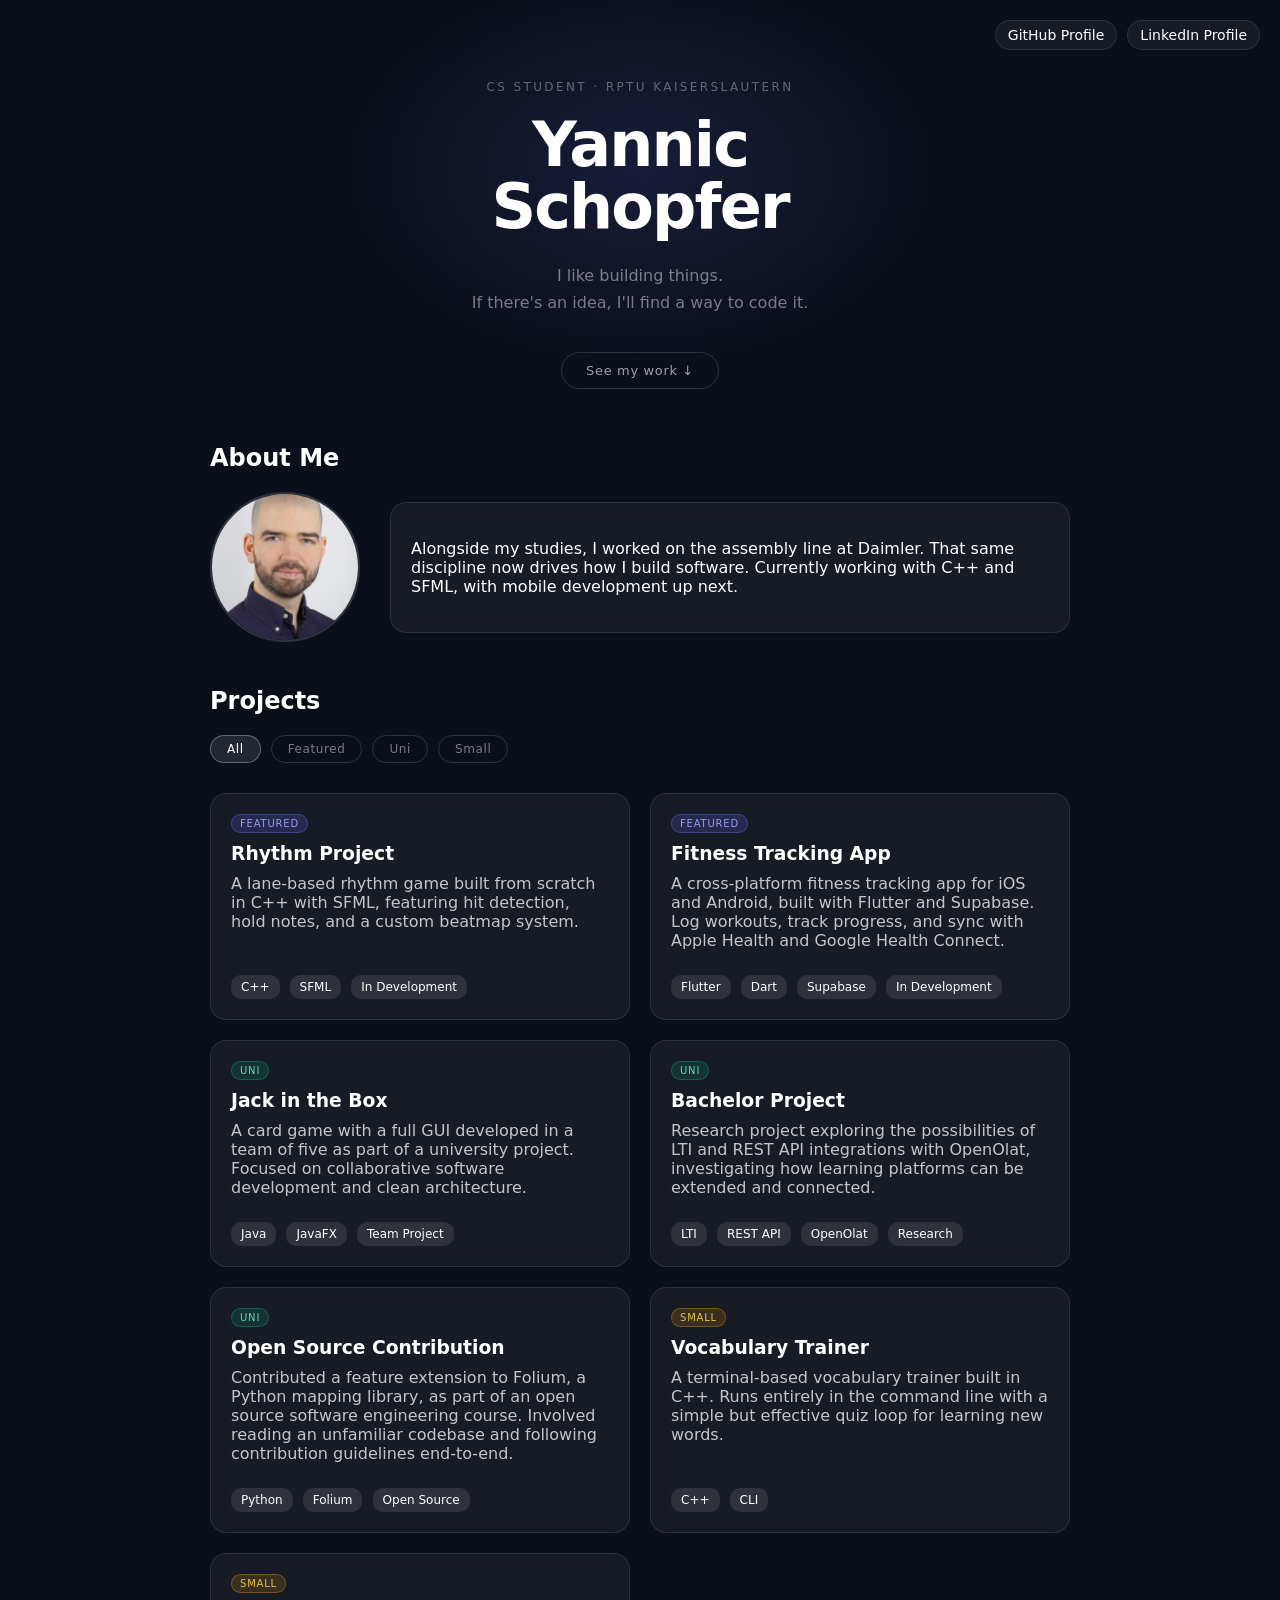
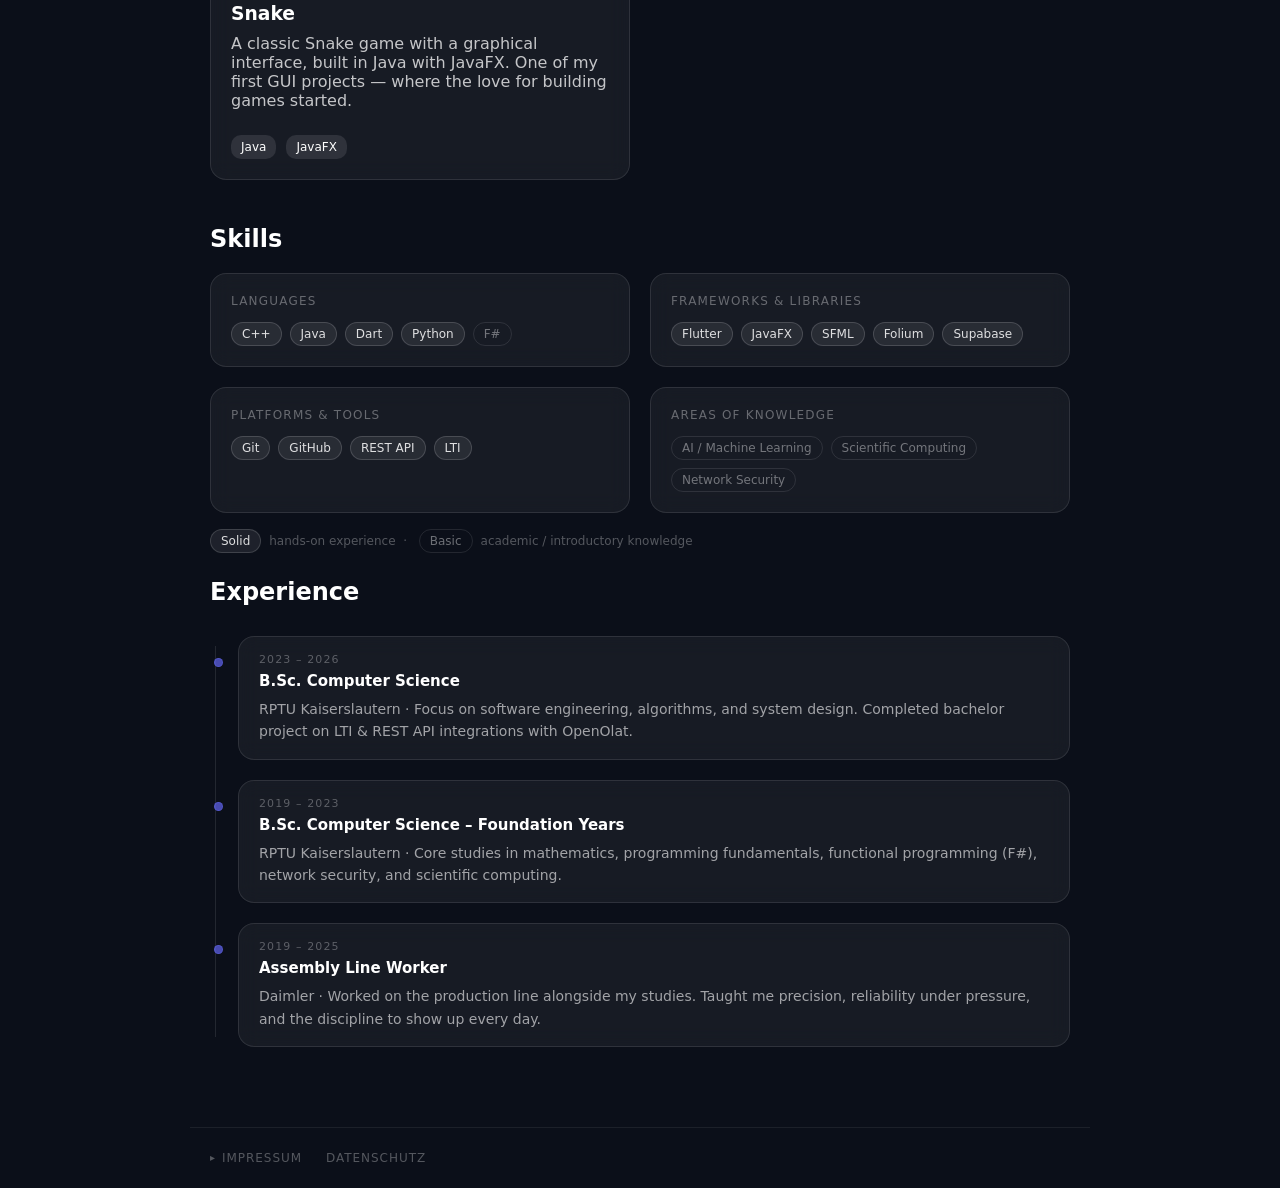
<file: index.html>
<!DOCTYPE html>
<html lang="en">

<head>
    <meta charset="UTF-8">
    <meta name="viewport" content="width=device-width, initial-scale=1.0">
    <title>Yannic Schopfer</title>
    <link rel="icon" type="image/svg+xml" href="favicon.svg">
    <link rel="stylesheet" href="style.css">
</head>

<body>

    <header class="hero">
        <div class="hero-glow"></div>
        <p class="hero-eyebrow">CS Student · RPTU Kaiserslautern</p>
        <h1 class="hero-name">Yannic<br>Schopfer</h1>
        <p class="hero-sub">I like building things.<br>If there's an idea, I'll find a way to code it.</p>
        <a href="#projects" class="hero-cta">See my work ↓</a>
    </header>

    <div class="social-links">
        <a href="https://github.com/yschopfer19" target="_blank">GitHub Profile</a>
        <a href="https://www.linkedin.com/in/yannic-schopfer-348ab5416/" target="_blank">LinkedIn Profile</a>
    </div>

    <section>
        <div class="container">
            <h2>About Me</h2>
            <div class="about-content">
                <img src="Bild_Yannic_Schopfer.jpeg" alt="Yannic Schopfer" class="profile-pic">
                <div class="card">
                    <p>Alongside my studies, I worked on the assembly line at Daimler.
                        That same discipline now drives how I build software.
                        Currently working with C++ and SFML, with mobile development up next.
                    </p>
                </div>
            </div>
        </div>
    </section>

    <section class="projects" id="projects">
        <div class="container">
            <h2>Projects</h2>

            <div class="filter-bar">
                <button class="filter-btn active" data-filter="all">All</button>
                <button class="filter-btn" data-filter="featured">Featured</button>
                <button class="filter-btn" data-filter="uni">Uni</button>
                <button class="filter-btn" data-filter="small">Small</button>
            </div>

            <div class="grid">

                <a href="RhytmProjectSub.html" target="_blank" class="project-card"
                    data-category="featured">
                    <span class="badge badge--featured">Featured</span>
                    <h3>Rhythm Project</h3>
                    <p>A lane-based rhythm game built from scratch in C++ with SFML, featuring hit detection, hold
                        notes, and a custom beatmap system.</p>
                    <div class="tags">
                        <span>C++</span>
                        <span>SFML</span>
                        <span>In Development</span>
                    </div>
                </a>

                <a href="fitness_tracker.html" target="_blank" class="project-card"
                    data-category="featured">
                    <span class="badge badge--featured">Featured</span>
                    <h3>Fitness Tracking App</h3>
                    <p>A cross-platform fitness tracking app for iOS and Android, built with Flutter and Supabase.
                        Log workouts, track progress, and sync with Apple Health and Google Health Connect.</p>
                    <div class="tags">
                        <span>Flutter</span>
                        <span>Dart</span>
                        <span>Supabase</span>
                        <span>In Development</span>
                    </div>
                </a>

                <a href="https://github.com/yschopfer19" target="_blank" class="project-card" data-category="uni">
                    <span class="badge badge--uni">Uni</span>
                    <h3>Jack in the Box</h3>
                    <p>A card game with a full GUI developed in a team of five as part of a university project.
                        Focused on collaborative software development and clean architecture.</p>
                    <div class="tags">
                        <span>Java</span>
                        <span>JavaFX</span>
                        <span>Team Project</span>
                    </div>
                </a>

                <a href="https://github.com/yschopfer19" target="_blank" class="project-card" data-category="uni">
                    <span class="badge badge--uni">Uni</span>
                    <h3>Bachelor Project</h3>
                    <p>Research project exploring the possibilities of LTI and REST API integrations with OpenOlat,
                        investigating how learning platforms can be extended and connected.</p>
                    <div class="tags">
                        <span>LTI</span>
                        <span>REST API</span>
                        <span>OpenOlat</span>
                        <span>Research</span>
                    </div>
                </a>

                <a href="https://github.com/python-visualization/folium/pull/1866" target="_blank" class="project-card" data-category="uni">
                    <span class="badge badge--uni">Uni</span>
                    <h3>Open Source Contribution</h3>
                    <p>Contributed a feature extension to Folium, a Python mapping library, as part of an open
                        source software engineering course. Involved reading an unfamiliar codebase and following
                        contribution guidelines end-to-end.</p>
                    <div class="tags">
                        <span>Python</span>
                        <span>Folium</span>
                        <span>Open Source</span>
                    </div>
                </a>

                <a href="#" target="_blank" class="project-card" data-category="small">
                    <span class="badge badge--small">Small</span>
                    <h3>Vocabulary Trainer</h3>
                    <p>A terminal-based vocabulary trainer built in C++. Runs entirely in the command line with
                        a simple but effective quiz loop for learning new words.</p>
                    <div class="tags">
                        <span>C++</span>
                        <span>CLI</span>
                    </div>
                </a>

                <a href="#" target="_blank" class="project-card" data-category="small">
                    <span class="badge badge--small">Small</span>
                    <h3>Snake</h3>
                    <p>A classic Snake game with a graphical interface, built in Java with JavaFX. One of my
                        first GUI projects — where the love for building games started.</p>
                    <div class="tags">
                        <span>Java</span>
                        <span>JavaFX</span>
                    </div>
                </a>

            </div>
        </div>
    </section>

    <!-- SKILLS -->
    <section id="skills">
        <div class="container">
            <h2>Skills</h2>
            <div class="skills-grid">

                <div class="skill-group card">
                    <h4 class="skill-group-title">Languages</h4>
                    <div class="skill-list">
                        <span class="skill-tag skill-tag--strong">C++</span>
                        <span class="skill-tag skill-tag--strong">Java</span>
                        <span class="skill-tag skill-tag--strong">Dart</span>
                        <span class="skill-tag skill-tag--strong">Python</span>
                        <span class="skill-tag skill-tag--basic">F#</span>
                    </div>
                </div>

                <div class="skill-group card">
                    <h4 class="skill-group-title">Frameworks & Libraries</h4>
                    <div class="skill-list">
                        <span class="skill-tag skill-tag--strong">Flutter</span>
                        <span class="skill-tag skill-tag--strong">JavaFX</span>
                        <span class="skill-tag skill-tag--strong">SFML</span>
                        <span class="skill-tag skill-tag--strong">Folium</span>
                        <span class="skill-tag skill-tag--strong">Supabase</span>
                    </div>
                </div>

                <div class="skill-group card">
                    <h4 class="skill-group-title">Platforms & Tools</h4>
                    <div class="skill-list">
                        <span class="skill-tag skill-tag--strong">Git</span>
                        <span class="skill-tag skill-tag--strong">GitHub</span>
                        <span class="skill-tag skill-tag--strong">REST API</span>
                        <span class="skill-tag skill-tag--strong">LTI</span>
                    </div>
                </div>

                <div class="skill-group card">
                    <h4 class="skill-group-title">Areas of Knowledge</h4>
                    <div class="skill-list">
                        <span class="skill-tag skill-tag--basic">AI / Machine Learning</span>
                        <span class="skill-tag skill-tag--basic">Scientific Computing</span>
                        <span class="skill-tag skill-tag--basic">Network Security</span>
                    </div>
                </div>

            </div>
            <p class="skills-legend">
                <span class="skill-tag skill-tag--strong">Solid</span> hands-on experience &nbsp;·&nbsp;
                <span class="skill-tag skill-tag--basic">Basic</span> academic / introductory knowledge
            </p>
        </div>
    </section>

    <!-- CV -->
    <section id="cv">
        <div class="container">
            <div class="cv-header">
                <h2>Experience</h2>
            </div>

            <div class="timeline">

                <div class="timeline-item">
                    <div class="timeline-dot"></div>
                    <div class="timeline-content card">
                        <span class="timeline-date">2023 – 2026</span>
                        <h4>B.Sc. Computer Science</h4>
                        <p>RPTU Kaiserslautern · Focus on software engineering, algorithms, and system design.
                            Completed bachelor project on LTI & REST API integrations with OpenOlat.</p>
                    </div>
                </div>

                <div class="timeline-item">
                    <div class="timeline-dot"></div>
                    <div class="timeline-content card">
                        <span class="timeline-date">2019 – 2023</span>
                        <h4>B.Sc. Computer Science – Foundation Years</h4>
                        <p>RPTU Kaiserslautern · Core studies in mathematics, programming fundamentals,
                            functional programming (F#), network security, and scientific computing.</p>
                    </div>
                </div>

                <div class="timeline-item">
                    <div class="timeline-dot"></div>
                    <div class="timeline-content card">
                        <span class="timeline-date">2019 – 2025</span>
                        <h4>Assembly Line Worker</h4>
                        <p>Daimler · Worked on the production line alongside my studies. Taught me precision,
                            reliability under pressure, and the discipline to show up every day.</p>
                    </div>
                </div>

            </div>
        </div>
    </section>

    <footer class="footer-imprint">
        <div class="footer-inner">
            <button class="imprint-toggle"
                onclick="this.classList.toggle('open'); this.closest('footer').querySelector('.imprint-body').classList.toggle('open')">
                Impressum
            </button>
            <a class="imprint-link" href="datenschutz.html">Datenschutz</a>
        </div>
        <div class="imprint-body">
            <div class="imprint-block">
                <span class="imprint-label">Angaben gemäß § 5 DDG</span>
                <span>Yannic Schopfer</span>
                <span>c/o Block Services</span>
                <span>Stuttgarter Str. 106</span>
                <span>70736 Fellbach</span>
                <span>Deutschland</span>
            </div>
            <div class="imprint-block">
                <span class="imprint-label">Kontakt</span>
                <a href="mailto:yannicschopfer@gmail.com">yannicschopfer@gmail.com</a>
            </div>
            <div class="imprint-block">
                <span class="imprint-label">Hinweis</span>
                <span>Projektportfolio</span>
            </div>
        </div>
    </footer>

    <script>
        const buttons = document.querySelectorAll('.filter-btn');
        const cards = document.querySelectorAll('.project-card');

        buttons.forEach(btn => {
            btn.addEventListener('click', () => {
                buttons.forEach(b => b.classList.remove('active'));
                btn.classList.add('active');
                const filter = btn.dataset.filter;
                cards.forEach(card => {
                    const match = filter === 'all' || card.dataset.category === filter;
                    card.classList.toggle('hidden', !match);
                });
            });
        });
    </script>

</body>

</html>
</file>
<file: style.css>
*,
*::before,
*::after {
    box-sizing: border-box;
}

html {
    scroll-behavior: smooth;
}

body {
    margin: 0;
    font-family: system-ui, sans-serif;
    background: #0b0f19;
    color: white;
}

/* ── Layout ── */

.container {
    max-width: 900px;
    margin: 0 auto;
    padding: 0 20px;
}

section {
    padding: 5px 0 20px;
}

/* ── Hero ── */

.hero {
    padding: 80px 40px 30px;
    text-align: center;
    position: relative;
    overflow: hidden;
}

.hero-glow {
    position: absolute;
    top: 50%;
    left: 50%;
    transform: translate(-50%, -60%);
    width: 600px;
    height: 400px;
    background: radial-gradient(ellipse, rgba(99, 102, 241, 0.15) 0%, transparent 70%);
    pointer-events: none;
    animation: pulseGlow 4s ease-in-out infinite;
}

.hero-eyebrow {
    font-size: 12px;
    letter-spacing: 0.2em;
    text-transform: uppercase;
    color: rgba(255, 255, 255, 0.35);
    margin: 0 0 20px;
    animation: fadeInDown 0.8s ease both;
}

.hero-name {
    font-size: clamp(38px, 5.5vw, 62px);
    font-weight: 670;
    line-height: 1;
    letter-spacing: -0.03em;
    margin: 0 0 24px;
    animation: fadeInDown 0.9s ease both;
}

.hero-sub {
    font-size: 16px;
    color: rgba(255, 255, 255, 0.45);
    line-height: 1.7;
    margin: 0 0 36px;
    animation: fadeInDown 1s ease both;
}

.hero-cta {
    display: inline-block;
    padding: 10px 24px;
    border: 1px solid rgba(255, 255, 255, 0.15);
    border-radius: 999px;
    color: rgba(255, 255, 255, 0.6);
    text-decoration: none;
    font-size: 13px;
    letter-spacing: 0.05em;
    transition: all 0.3s ease;
    animation: fadeInDown 1.1s ease both;
}

.hero-cta:hover {
    background: rgba(255, 255, 255, 0.08);
    color: white;
    transform: translateY(-2px);
}

/* ── Social Links ── */

.social-links {
    position: fixed;
    top: 20px;
    right: 20px;
    display: flex;
    gap: 10px;
}

.social-links a {
    text-decoration: none;
    color: white;
    font-size: 14px;
    padding: 6px 12px;
    border-radius: 999px;
    background: rgba(255, 255, 255, 0.05);
    border: 1px solid rgba(255, 255, 255, 0.1);
    transition: all 0.3s ease;
}

.social-links a:hover {
    transform: translateY(-2px);
    background: rgba(255, 255, 255, 0.1);
}

/* ── Cards ── */

.card {
    background: rgba(255, 255, 255, 0.05);
    border: 1px solid rgba(255, 255, 255, 0.1);
    border-radius: 16px;
    padding: 20px;
    backdrop-filter: blur(10px);
}

.project-card {
    position: relative;
    display: flex;
    flex-direction: column;
    background: rgba(255, 255, 255, 0.05);
    border: 1px solid rgba(255, 255, 255, 0.1);
    border-radius: 16px;
    padding: 20px;
    backdrop-filter: blur(10px);
    text-decoration: none;
    color: white;
    transition: transform 0.3s ease, background 0.3s ease, opacity 0.3s ease;
}

.project-card:hover {
    transform: translateY(-10px);
    background: rgba(255, 255, 255, 0.08);
}

.project-card h3 {
    margin: 0 0 10px;
}

.project-card p {
    margin: 0 0 25px;
    opacity: 0.75;
}

.project-card.hidden {
    display: none;
}

/* ── Grid ── */

.grid {
    display: grid;
    grid-template-columns: repeat(2, 1fr);
    gap: 20px;
    align-items: stretch;
}

/* ── Tags ── */

.tags {
    margin-top: auto;
}

.tags span {
    display: inline-block;
    background: rgba(255, 255, 255, 0.1);
    padding: 5px 10px;
    border-radius: 10px;
    margin-right: 5px;
    font-size: 12px;
}

/* ── Filter Bar ── */

.filter-bar {
    display: flex;
    gap: 10px;
    margin-bottom: 30px;
    flex-wrap: wrap;
}

.filter-btn {
    padding: 6px 16px;
    border-radius: 999px;
    border: 1px solid rgba(255, 255, 255, 0.15);
    background: none;
    color: rgba(255, 255, 255, 0.45);
    font-family: inherit;
    font-size: 12px;
    letter-spacing: 0.05em;
    cursor: pointer;
    transition: all 0.2s ease;
}

.filter-btn:hover {
    background: rgba(255, 255, 255, 0.08);
    color: white;
}

.filter-btn.active {
    background: rgba(255, 255, 255, 0.1);
    border-color: rgba(255, 255, 255, 0.3);
    color: white;
}

/* ── Badges ── */

.badge {
    display: inline-flex;
    align-items: center;
    width: fit-content;
    align-self: flex-start;

    font-size: 10px;
    letter-spacing: 0.08em;
    text-transform: uppercase;

    padding: 3px 8px;
    border-radius: 999px;

    margin-bottom: 10px;
    font-weight: 500;
}

.badge--featured {
    background: rgba(99, 102, 241, 0.2);
    border: 1px solid rgba(99, 102, 241, 0.4);
    color: rgba(165, 167, 255, 0.9);
}

.badge--uni {
    background: rgba(16, 185, 129, 0.15);
    border: 1px solid rgba(16, 185, 129, 0.35);
    color: rgba(110, 231, 183, 0.9);
}

.badge--small {
    background: rgba(245, 158, 11, 0.15);
    border: 1px solid rgba(245, 158, 11, 0.35);
    color: rgba(252, 211, 77, 0.9);
}

/* ── About ── */

.about-content {
    display: flex;
    align-items: center;
    gap: 30px;
}

.profile-pic {
    width: 150px;
    height: 150px;
    border-radius: 50%;
    object-fit: cover;
    border: 2px solid rgba(255, 255, 255, 0.15);
    flex-shrink: 0;
}

/* ── Skills ── */

.skills-grid {
    display: grid;
    grid-template-columns: repeat(2, 1fr);
    gap: 20px;
    margin-bottom: 16px;
}

.skill-group-title {
    margin: 0 0 14px;
    font-size: 12px;
    letter-spacing: 0.1em;
    text-transform: uppercase;
    color: rgba(255, 255, 255, 0.35);
    font-weight: 500;
}

.skill-list {
    display: flex;
    flex-wrap: wrap;
    gap: 8px;
}

.skill-tag {
    display: inline-block;
    padding: 4px 10px;
    border-radius: 999px;
    font-size: 12px;
}

.skill-tag--strong {
    background: rgba(255, 255, 255, 0.08);
    border: 1px solid rgba(255, 255, 255, 0.15);
    color: rgba(255, 255, 255, 0.85);
}

.skill-tag--basic {
    background: transparent;
    border: 1px solid rgba(255, 255, 255, 0.1);
    color: rgba(255, 255, 255, 0.4);
}

.skills-legend {
    font-size: 12px;
    color: rgba(255, 255, 255, 0.3);
    margin: 8px 0 0;
    display: flex;
    align-items: center;
    gap: 8px;
    flex-wrap: wrap;
}

/* ── CV / Timeline ── */

.cv-header {
    display: flex;
    align-items: center;
    justify-content: space-between;
    margin-bottom: 30px;
}

.cv-header h2 {
    margin: 0;
}

.cv-download {
    display: inline-block;
    padding: 8px 20px;
    border: 1px solid rgba(255, 255, 255, 0.15);
    border-radius: 999px;
    color: rgba(255, 255, 255, 0.6);
    text-decoration: none;
    font-size: 13px;
    letter-spacing: 0.05em;
    transition: all 0.3s ease;
}

.cv-download:hover {
    background: rgba(255, 255, 255, 0.08);
    color: white;
    transform: translateY(-2px);
}

.timeline {
    display: flex;
    flex-direction: column;
    gap: 0;
    position: relative;
    padding-left: 28px;
}

.timeline::before {
    content: '';
    position: absolute;
    left: 5px;
    top: 10px;
    bottom: 10px;
    width: 1px;
    background: rgba(255, 255, 255, 0.1);
}

.timeline-item {
    position: relative;
    padding-bottom: 20px;
}

.timeline-item:last-child {
    padding-bottom: 0;
}

.timeline-dot {
    position: absolute;
    left: -24px;
    top: 22px;
    width: 9px;
    height: 9px;
    border-radius: 50%;
    background: rgba(99, 102, 241, 0.7);
    border: 1px solid rgba(99, 102, 241, 0.4);
}

.timeline-content {
    padding: 16px 20px;
}

.timeline-date {
    font-size: 11px;
    letter-spacing: 0.1em;
    text-transform: uppercase;
    color: rgba(255, 255, 255, 0.3);
    display: block;
    margin-bottom: 6px;
}

.timeline-content h4 {
    margin: 0 0 8px;
    font-size: 15px;
}

.timeline-content p {
    margin: 0;
    font-size: 14px;
    color: rgba(255, 255, 255, 0.6);
    line-height: 1.6;
}

/* ── Footer ── */

.footer-imprint {
    max-width: 900px;
    margin: 60px auto 0;
    padding: 24px 20px;
    border-top: 1px solid rgba(255, 255, 255, 0.07);
}

.footer-inner {
    display: flex;
    align-items: center;
    gap: 24px;
}

.imprint-toggle,
.imprint-link {
    display: inline-flex;
    align-items: center;
    gap: 6px;
    font-size: 12px;
    letter-spacing: 0.08em;
    text-transform: uppercase;
    color: rgba(255, 255, 255, 0.3);
    text-decoration: none;
    cursor: pointer;
    transition: color 0.2s ease;
    user-select: none;
    line-height: 1;
    background: none;
    border: none;
    padding: 0;
    font-family: inherit;
}

.imprint-toggle:hover,
.imprint-link:hover {
    color: rgba(255, 255, 255, 0.55);
}

.imprint-toggle::before {
    content: '▸';
    transition: transform 0.2s ease;
    font-size: 10px;
}

.imprint-toggle.open::before {
    transform: rotate(90deg);
}

.imprint-body {
    display: none;
    margin-top: 16px;
    flex-wrap: wrap;
    gap: 24px;
    padding: 20px;
    background: rgba(255, 255, 255, 0.03);
    border: 1px solid rgba(255, 255, 255, 0.07);
    border-radius: 12px;
    animation: fadeInDown 0.25s ease;
}

.imprint-body.open {
    display: flex;
}

.imprint-block {
    display: flex;
    flex-direction: column;
    gap: 3px;
    line-height: 1.6;
}

.imprint-label {
    font-size: 10px;
    letter-spacing: 0.1em;
    text-transform: uppercase;
    color: rgba(255, 255, 255, 0.25);
    margin-bottom: 4px;
}

.imprint-body a {
    color: rgba(255, 255, 255, 0.4);
    text-decoration: none;
    transition: color 0.2s ease;
}

.imprint-body a:hover {
    color: rgba(255, 255, 255, 0.7);
}

/* ── Animations ── */

@keyframes fadeInDown {
    from {
        opacity: 0;
        transform: translateY(-30px);
    }
    to {
        opacity: 1;
        transform: translateY(0);
    }
}

@keyframes pulseGlow {
    0%, 100% {
        opacity: 0.6;
        transform: translate(-50%, -60%) scale(1);
    }
    50% {
        opacity: 1;
        transform: translate(-50%, -60%) scale(1.1);
    }
}

/* ── Responsive ── */

@media (max-width: 600px) {
    .about-content {
        flex-direction: column;
        text-align: center;
    }

    .grid,
    .skills-grid {
        grid-template-columns: 1fr;
    }

    .cv-header {
        flex-direction: column;
        align-items: flex-start;
        gap: 12px;
    }
}


/* ============================================================
   PROJECT SUBPAGE
   Ergänzt style.css — nicht ersetzen.
   ============================================================ */

/* ── Nav ── */

.project-nav {
    position: fixed;
    top: 0;
    left: 0;
    right: 0;
    z-index: 100;
    display: flex;
    justify-content: space-between;
    align-items: center;
    padding: 16px 32px;
    background: rgba(11, 15, 25, 0.85);
    backdrop-filter: blur(12px);
    border-bottom: 1px solid rgba(255, 255, 255, 0.06);
}

.project-nav-back {
    background: none;
    cursor: pointer;
}

.project-nav-back,
.project-nav-github {
    text-decoration: none;
    font-size: 13px;
    letter-spacing: 0.04em;
    padding: 6px 14px;
    border-radius: 999px;
    border: 1px solid rgba(255, 255, 255, 0.12);
    color: rgba(255, 255, 255, 0.55);
    transition: all 0.2s ease;
}

.project-nav-back:hover,
.project-nav-github:hover {
    background: rgba(255, 255, 255, 0.08);
    color: white;
}

/* ── Hero ── */

.project-hero {
    padding: 120px 40px 20px;
    text-align: center;
    position: relative;
    overflow: hidden;
}

.project-hero .hero-glow {
    position: absolute;
    top: 50%;
    left: 50%;
    transform: translate(-50%, -60%);
    width: 600px;
    height: 400px;
    background: radial-gradient(ellipse, rgba(99, 102, 241, 0.15) 0%, transparent 70%);
    pointer-events: none;
    animation: pulseGlow 4s ease-in-out infinite;
}

.project-hero .hero-eyebrow {
    font-size: 12px;
    letter-spacing: 0.2em;
    text-transform: uppercase;
    color: rgba(255, 255, 255, 0.35);
    margin: 0 0 16px;
}

.project-hero .hero-name {
    font-size: clamp(32px, 5vw, 52px);
    font-weight: 670;
    line-height: 1;
    letter-spacing: -0.03em;
    margin: 0 0 16px;
}

.project-hero .hero-sub {
    font-size: 16px;
    color: rgba(255, 255, 255, 0.45);
    margin: 0;
}

/* ── Main layout ── */

.project-main {
    padding-top: 20px;
    padding-bottom: 60px;
}

.project-section {
    padding: 40px 0 0;
}

.project-section + .project-section {
    border-top: 1px solid rgba(255, 255, 255, 0.06);
    margin-top: 20px;
}

.project-section h2 {
    margin: 0 0 24px;
}

/* ── Video ── */

.video-wrapper {
    padding: 0;
    overflow: hidden;
    border-radius: 16px;
}

.video-wrapper video {
    width: 100%;
    display: block;
    border-radius: 16px;
}

/* ── Feature grid ── */

.feature-grid {
    display: grid;
    grid-template-columns: repeat(2, 1fr);
    gap: 16px;
}

.feature-card {
    display: flex;
    flex-direction: column;
    gap: 8px;
}

.feature-icon {
    font-size: 22px;
}

.feature-card h4 {
    margin: 0;
    font-size: 14px;
}

.feature-card p {
    margin: 0;
    font-size: 13px;
    color: rgba(255, 255, 255, 0.55);
    line-height: 1.6;
}

/* ── Architecture grid ── */

.arch-grid {
    display: grid;
    grid-template-columns: repeat(2, 1fr);
    gap: 16px;
    align-items: start;
}

.arch-card {
    display: flex;
    flex-direction: column;
    gap: 8px;
}

.arch-title {
    margin: 0;
    font-size: 13px;
    font-family: monospace;
    color: rgba(165, 167, 255, 0.9);
    letter-spacing: 0.03em;
}

.arch-card p {
    margin: 0;
    font-size: 13px;
    color: rgba(255, 255, 255, 0.55);
    line-height: 1.6;
}

/* ── Status card ── */

.status-card {
    display: flex;
    flex-direction: column;
    gap: 14px;
}

.status-row {
    display: flex;
    align-items: center;
    gap: 16px;
    font-size: 14px;
}

.status-label {
    width: 80px;
    flex-shrink: 0;
    font-size: 11px;
    letter-spacing: 0.08em;
    text-transform: uppercase;
    color: rgba(255, 255, 255, 0.3);
}

.status-value {
    color: rgba(255, 255, 255, 0.75);
}

.status-link {
    color: rgba(165, 167, 255, 0.8);
    text-decoration: none;
    transition: color 0.2s ease;
}

.status-link:hover {
    color: white;
}

/* ── Responsive ── */

@media (max-width: 600px) {
    .project-nav {
        padding: 12px 16px;
    }

    .project-hero {
        padding: 100px 20px 20px;
    }

    .feature-grid,
    .arch-grid {
        grid-template-columns: 1fr;
    }
}


/* ── Arch cards interactive ── */

.arch-hint {
    font-size: 12px;
    color: rgba(255, 255, 255, 0.3);
    margin: -12px 0 16px;
    letter-spacing: 0.03em;
}

.arch-card {
    cursor: pointer;
    transition: background 0.2s ease, border-color 0.2s ease;
    display: flex;
    flex-direction: column;
    gap: 6px;
}

.arch-card:hover {
    background: rgba(255, 255, 255, 0.08);
}

.arch-card-header {
    display: flex;
    justify-content: space-between;
    align-items: center;
}

.arch-chevron {
    font-size: 10px;
    color: rgba(255, 255, 255, 0.3);
    transition: transform 0.2s ease;
}

.arch-card.open .arch-chevron {
    transform: rotate(90deg);
}

.arch-card.open {
    border-color: rgba(99, 102, 241, 0.4);
    background: rgba(99, 102, 241, 0.06);
}

.arch-summary {
    margin: 0;
    font-size: 13px;
    color: rgba(255, 255, 255, 0.5);
}

.arch-detail {
    display: none;
    margin-top: 10px;
    padding-top: 12px;
    border-top: 1px solid rgba(255, 255, 255, 0.07);
}

.arch-card.open .arch-detail {
    display: block;
}

.arch-detail ul {
    margin: 0 0 10px;
    padding-left: 18px;
    display: flex;
    flex-direction: column;
    gap: 6px;
}

.arch-detail li {
    font-size: 13px;
    color: rgba(255, 255, 255, 0.6);
    line-height: 1.5;
}

.arch-detail code {
    font-family: monospace;
    color: rgba(165, 167, 255, 0.9);
    font-size: 12px;
}

.arch-detail p {
    margin: 8px 0 0;
    font-size: 13px;
    color: rgba(255, 255, 255, 0.45);
    line-height: 1.6;
}
</file>
